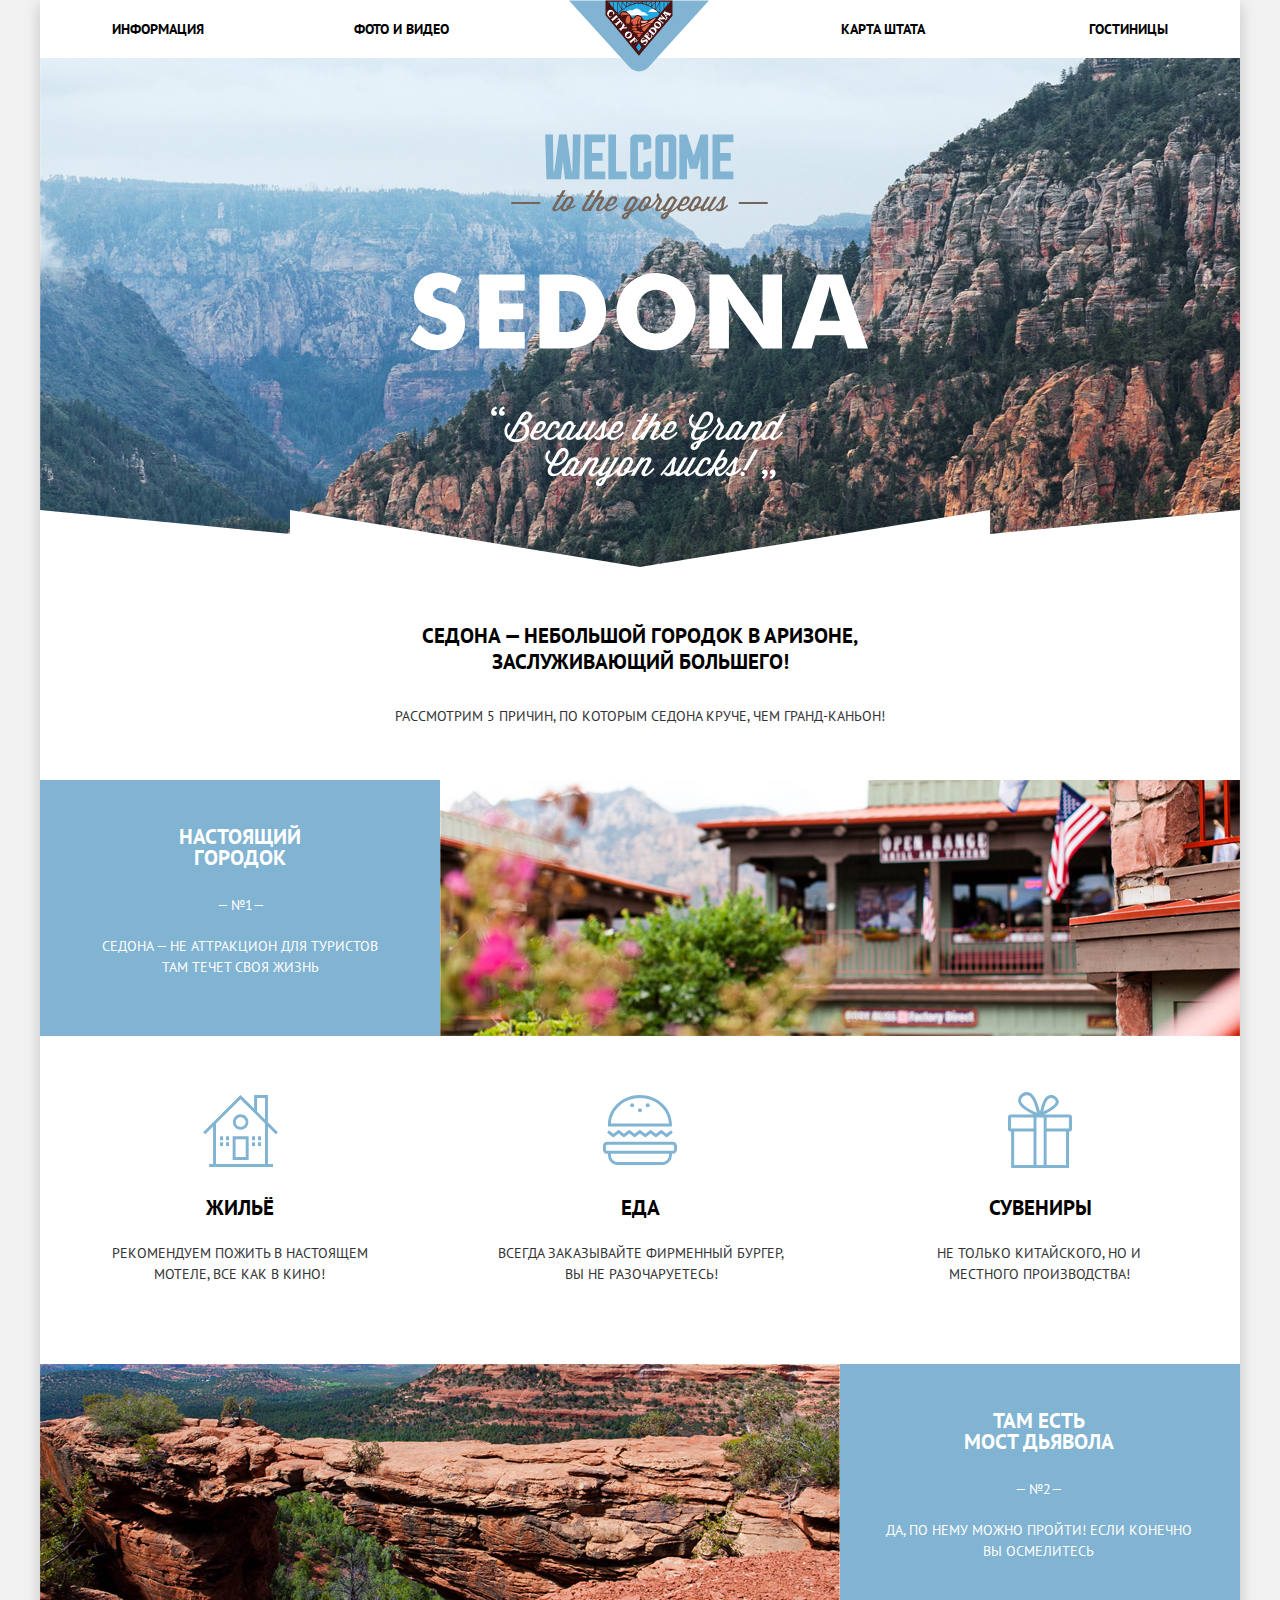
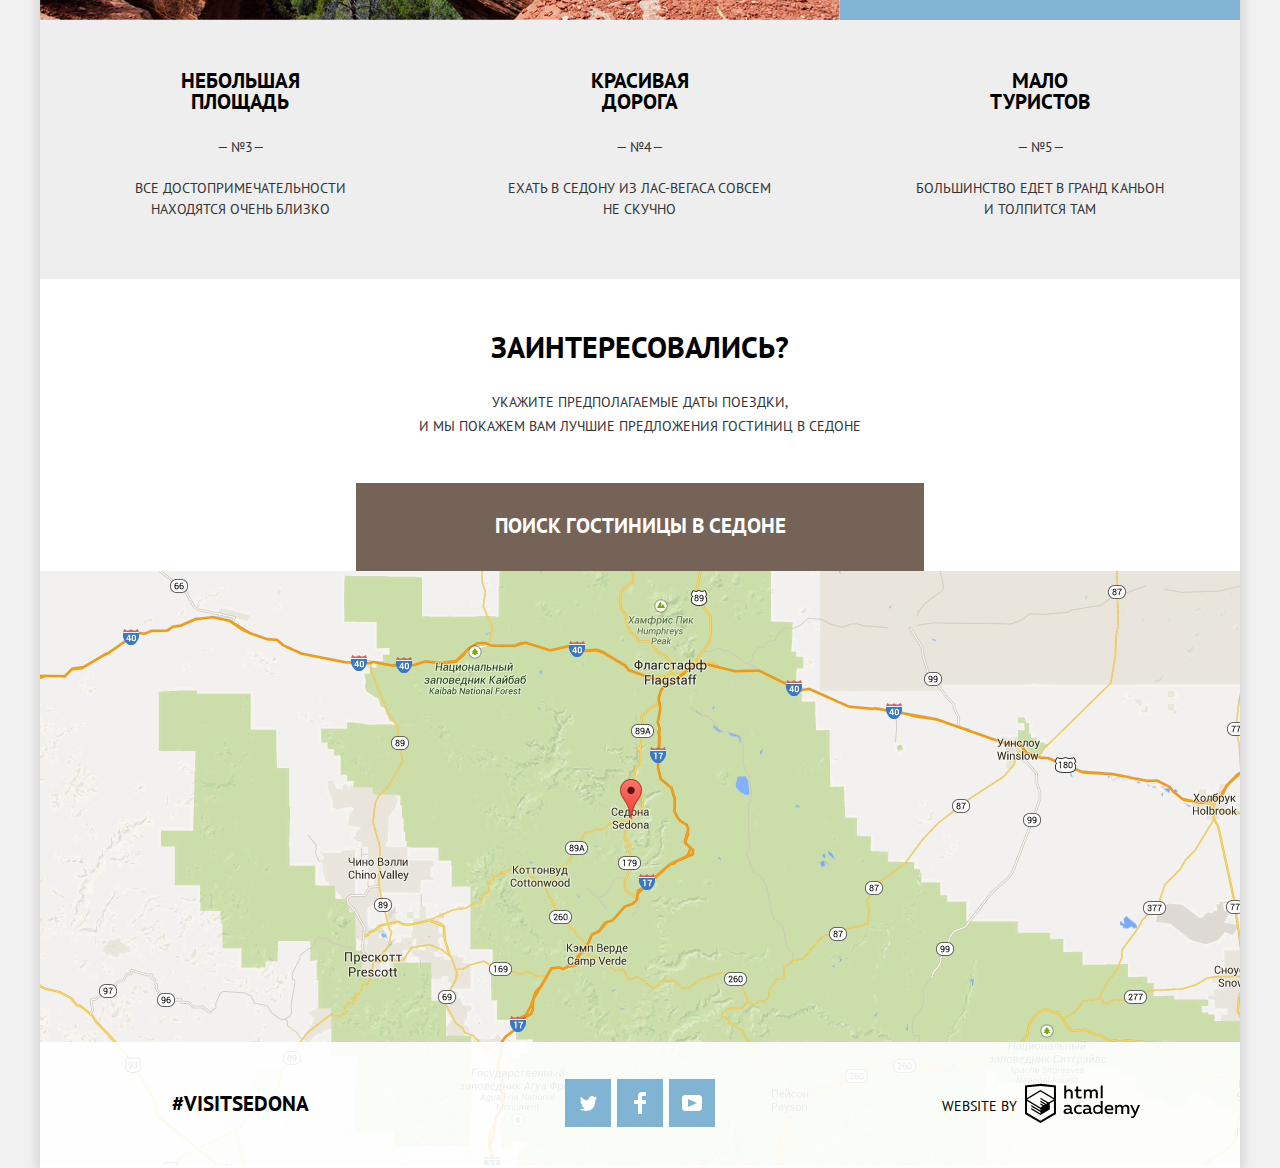
<file: index.html>
<!DOCTYPE html>
<html lang="ru">

<head>
  <meta charset="utf-8">
  <title>HTML Academy: Седона</title>
  <link href="css/normalize.css" rel="stylesheet">
  <link href="css/minimize.css" rel="stylesheet">
  <link href="https://fonts.googleapis.com/css?family=PT+Sans:400,700&display=swap&subset=cyrillic,latin-ext"
    rel="stylesheet">
</head>

<body>
  <header class="header">
    <div class="header-logo">
      <a class="logo">
        <img src="img/logo-sedona.svg" width="140" height="72" alt="Логотип Седона">
      </a>
    </div>
    <nav>
      <ul class="navigation">
        <li>
          <a href="info.html" class="nav-item">Информация</a>
        </li>
        <li>
          <a href="#" class="nav-item">Фото и видео</a>
        </li>
        <li>
          <a href="#" class="nav-item">Карта штата</a>
        </li>
        <li>
          <a href="catalog.html" class="nav-item">Гостиницы</a>
        </li>
      </ul>
    </nav>
  </header>
  <main class="main-index">
    <section class="backphoto">
      <img src="img/intro-welcome.svg" class="welcome" width="459" height="353" alt="Добро пожаловать в Седону!">
    </section>
    <article class="article-index">
      <h1 class="thesis better">
        Седона &mdash; небольшой городок в Аризоне, заслуживающий большего!
      </h1>
      <p class="features lets-see">
        рассмотрим 5 причин, по которым седона круче, чем Гранд-Каньон!
      </p>
      <ol class="list-features">
        <li class="list-features1">
          <div class="real-town">
            <div class="bluestyle bluestyle1">
              <h2 class="thesis feature-title">НАСТОЯЩИЙ ГОРОДОК</h2>
              <p class="features-blue feature-main">
                СЕДОНА &mdash; НЕ АТТРАКЦИОН ДЛЯ ТУРИСТОВ
                ТАМ ТЕЧЕТ СВОЯ ЖИЗНЬ
              </p>
            </div>
            <img src="img/feature-picture.jpg" width="800" class="real-img" height="256" alt="Настоящий городок">
          </div>
          <ul class="little-goods">
            <li class="home">
              <h3 class="thesis">ЖИЛЬЁ</h3>
              <p class="features">
                РЕКОМЕНДУЕМ ПОЖИТЬ В НАСТОЯЩЕМ
                МОТЕЛЕ, ВСЕ КАК В КИНО!
              </p>
            </li>
            <li class="food">
              <h3 class="thesis">ЕДА</h3>
              <p class="features">
                ВСЕГДА ЗАКАЗЫВАЙТЕ ФИРМЕННЫЙ БУРГЕР,
                ВЫ НЕ РАЗОЧАРУЕТЕСЬ!
              </p>
            </li>
            <li class="suvenirs">
              <h3 class="thesis">СУВЕНИРЫ</h3>
              <p class="features">
                НЕ ТОЛЬКО КИТАЙСКОГО, НО И МЕСТНОГО
                ПРОИЗВОДСТВА!
              </p>
            </li>
          </ul>

        </li>
        <li class="list-features2">
          <img src="img/layer-5.jpg" width="800" height="256" alt="Мост Дьявола" class="img1">
          <div class="bluestyle bluestyle2">
            <h2 class="thesis feature-title">
              ТАМ ЕСТЬ<br>МОСТ ДЬЯВОЛА
            </h2>
            <p class="features-blue feature-main">
              ДА, ПО НЕМУ МОЖНО ПРОЙТИ! ЕСЛИ КОНЕЧНО
              ВЫ ОСМЕЛИТЕСЬ
            </p>
          </div>

        </li>
        
        <li class="list-features345">
          <h2 class="thesis feature-title">
            НЕБОЛЬШАЯ ПЛОЩАДЬ
          </h2>
          <p class="features feature-main">
            ВСЕ ДОСТОПРИМЕЧАТЕЛЬНОСТИ НАХОДЯТСЯ ОЧЕНЬ БЛИЗКО
          </p>
        </li>
        <li class="list-features345">
          <h2 class="thesis feature-title">
            КРАСИВАЯ ДОРОГА
          </h2>
          <p class="features feature-main">
            ЕХАТЬ В СЕДОНУ ИЗ ЛАС-ВЕГАСА СОВСЕМ НЕ СКУЧНО
          </p>
        </li>
        <li class="list-features345">
          <h2 class="thesis feature-title">
            МАЛO ТУРИСТОВ
          </h2>
          <p class="features feature-main">
            БОЛЬШИНСТВО ЕДЕТ В ГРАНД КАНЬОН И ТОЛПИТСЯ ТАМ
          </p>
        </li>

      </ol>
    </article>
    <section class="interest-section">
      <p class="intrest">ЗАИНТЕРЕСОВАЛИСЬ?</p>
      <p class="features">
        УКАЖИТЕ ПРЕДПОЛАГАЕМЫЕ ДАТЫ ПОЕЗДКИ,
        <br>
        И МЫ ПОКАЖЕМ ВАМ ЛУЧШИЕ ПРЕДЛОЖЕНИЯ ГОСТИНИЦ В СЕДОНЕ
      </p>
    </section>
    <!--ФОРМА ПОИСКА ОТЕЛЯ-->
    <div class="find-hotel-sedona">
      <button type="button" class="find-title">ПОИСК ГОСТИНИЦЫ В СЕДОНЕ
      </button>
      <div class="form-box">
        <form action="https://echo.htmlacademy.ru" method="post" class="find-hotel js-not">
          <div class="find-hotel-form">
            <p class="hotel-form-item">
              <label for="datein" class="date">ДАТА ЗАЕЗДА:</label>
              <input type="text" id="datein" name="comming" placeholder="24 АПРЕЛЯ 2017" required
                class="field field-date fill">
              <button type="button" class="calender">
                <svg xmlns="http://www.w3.org/2000/svg" width="21" height="22" viewBox="0 0 21 22">
                  <path
                    d="M19.251 2.025h-2.845V.648c0-.381-.294-.689-.656-.689-.363 0-.656.308-.656.689v1.377h-3.938V.648c0-.381-.294-.689-.655-.689-.363 0-.657.308-.657.689v1.377H5.906V.648c0-.381-.294-.689-.656-.689-.363 0-.657.308-.657.689v1.377H1.75C.784 2.025 0 2.847 0 3.862v16.302C0 21.179.784 22 1.75 22h17.501c.966 0 1.749-.821 1.749-1.836V3.862c0-1.015-.783-1.837-1.749-1.837zm.437 18.139a.448.448 0 0 1-.437.459H1.75a.45.45 0 0 1-.438-.459V3.862a.45.45 0 0 1 .438-.459h2.844v1.378c0 .381.294.689.657.689.362 0 .656-.308.656-.689V3.403h3.938v1.378c0 .381.294.689.657.689.361 0 .655-.308.655-.689V3.403h3.938v1.378c0 .381.293.689.656.689.362 0 .656-.308.656-.689V3.403h2.845c.241 0 .437.206.437.459v16.302z" />
                  <path
                    d="M4.594 8.225h2.625v2.066H4.594zM4.594 11.668h2.625v2.067H4.594zM4.594 15.112h2.625v2.066H4.594zM9.188 15.112h2.625v2.066H9.188zM9.188 11.668h2.625v2.067H9.188zM9.188 8.225h2.625v2.066H9.188zM13.781 15.112h2.625v2.066h-2.625zM13.781 11.668h2.625v2.067h-2.625zM13.781 8.225h2.625v2.066h-2.625z" />
                </svg>
                <span class="visually-hidden">Календарь</span>
              </button>
            </p>
            <p class="hotel-form-item">
              <label for="dateon" class="date">ДАТА ВЫЕЗДА:</label>
              <input type="text" id="dateon" name="departure" placeholder="4 ИЮЛЯ 2017" required
                class="field field-date fill">
              <button type="button" class="calender"><svg xmlns="http://www.w3.org/2000/svg" width="21" height="22"
                  viewBox="0 0 21 22">
                  <path
                    d="M19.251 2.025h-2.845V.648c0-.381-.294-.689-.656-.689-.363 0-.656.308-.656.689v1.377h-3.938V.648c0-.381-.294-.689-.655-.689-.363 0-.657.308-.657.689v1.377H5.906V.648c0-.381-.294-.689-.656-.689-.363 0-.657.308-.657.689v1.377H1.75C.784 2.025 0 2.847 0 3.862v16.302C0 21.179.784 22 1.75 22h17.501c.966 0 1.749-.821 1.749-1.836V3.862c0-1.015-.783-1.837-1.749-1.837zm.437 18.139a.448.448 0 0 1-.437.459H1.75a.45.45 0 0 1-.438-.459V3.862a.45.45 0 0 1 .438-.459h2.844v1.378c0 .381.294.689.657.689.362 0 .656-.308.656-.689V3.403h3.938v1.378c0 .381.294.689.657.689.361 0 .655-.308.655-.689V3.403h3.938v1.378c0 .381.293.689.656.689.362 0 .656-.308.656-.689V3.403h2.845c.241 0 .437.206.437.459v16.302z" />
                  <path
                    d="M4.594 8.225h2.625v2.066H4.594zM4.594 11.668h2.625v2.067H4.594zM4.594 15.112h2.625v2.066H4.594zM9.188 15.112h2.625v2.066H9.188zM9.188 11.668h2.625v2.067H9.188zM9.188 8.225h2.625v2.066H9.188zM13.781 15.112h2.625v2.066h-2.625zM13.781 11.668h2.625v2.067h-2.625zM13.781 8.225h2.625v2.066h-2.625z" />
                </svg>
                <span class="visually-hidden">Календарь</span>
              </button>
            </p>
            <p class="hotel-form-item">
              <label for="grounup" class="grounup"> ВЗРОСЛЫЕ:</label>
              <button type="button" class="minus">
                <span class="visually-hidden">Меньше</span>
                —
              </button>
              <input type="text" id="grounup" name="grounup" placeholder="2" required class="field field-max-min fill">
              <button type="button" class="plus">
                <span class="visually-hidden">Больше</span>
                +
              </button>
              <label for="child" class="child">ДЕТИ:</label>
              <button type="button" class="minus">
                <span class="visually-hidden">Меньше</span>
                —
              </button>
              <input id="child" type="text" name="child" placeholder="0" required class="field field-max-min fill">
              <button type="button" class="plus">
                <span class="visually-hidden">Меньше</span>
                +
              </button>
            </p>
            <button type="submit" class="find">НАЙТИ</button>
          </div>
        </form>
      </div>
    </div>
    <section class="img-map">
      <img src="img/map.png" width="1200" height="594" alt="Седона">
      <iframe class="iframe"
        src="https://www.google.com/maps/embed?pb=!1m18!1m12!1m3!1d702706.6898964214!2d-112.79749559004198!3d35.09892684529638!2m3!1f0!2f0!3f0!3m2!1i1024!2i768!4f13.1!3m3!1m2!1s0x0%3A0x0!2zMzTCsDUyJzA5LjgiTiAxMTHCsDQ1JzQxLjQiVw!5e0!3m2!1sru!2sru!4v1570204712510!5m2!1sru!2sru"
        width="1200" height="594" allowfullscreen="">
      </iframe>
    </section>
  </main>
  <footer class="footer footer-index">
    <p class="thesis visitsedona">#VISITSEDONA</p>
    <ul class="media-items">
      <li class="media-list">
        <a href="#" class="media">
          <span class="visually-hidden">Твиттер</span>
          <svg xmlns="http://www.w3.org/2000/svg" xmlns:xlink="http://www.w3.org/1999/xlink" width="17" height="15"
            viewBox="0 0 17 15">
            <path fill="#FFF"
              d="M10.95.144c1.685-.496 2.984.27 3.577 1.179.673-.231 1.331-.481 2.011-.708a2.345 2.345 0 0 1-.857 1.768c.685.17 1.304-.491 1.304-.491-.169 1-1.006 1.788-1.563 2.024-.231 6.75-3.175 11.217-10.077 11.082h-.446c-.41 0-4.164-.46-4.898-1.887 2.271.196 3.893-.422 4.693-1.177-.96-.3-2.679-.477-2.979-2.95.349.106.564.228 1.19.119C1.705 8.247.374 7.53.448 5.33c.285.328 1.067.536 1.34.472C1.085 5.561-.182 2.442.894.85c1.818 1.854 3.735 3.606 7.152 3.773C8.254 2.33 9.183.793 10.95.144z" />
          </svg>
        </a>
      </li>
      <li class="media-list">
        <a href="#" class="media">
          <span class="visually-hidden">Фейсбук</span>
          <svg xmlns="http://www.w3.org/2000/svg" width="12" height="22" viewBox="0 0 12 22">
            <path fill="#FFF" d="M12 4V0H8a4 4 0 0 0-4 4v4H0v4h4v10h4V12h4V8H8V4h4z" />
          </svg>
        </a>
      </li>
      <li class="media-list">
        <a href="#" class="media">
          <span class="visually-hidden">Ютуб</span>
          <svg xmlns="http://www.w3.org/2000/svg" xmlns:xlink="http://www.w3.org/1999/xlink" width="20" height="16"
            viewBox="0 0 20 16">
            <path fill="#FFF"
              d="M17 0H3C1.35 0 0 1.35 0 3v10c0 1.65 1.35 3 3 3h14c1.65 0 3-1.35 3-3V3c0-1.65-1.35-3-3-3zM6.027 11.998V4.002L15.014 8l-8.987 3.998z" />
          </svg>
        </a>
      </li>
    </ul>
    <div class="web-html">
      <p class="web-by">
        WEBSITE BY
      </p>
      <a href="https://htmlacademy.ru/intensive/htmlcss" class="logo-a">
        <svg class="logohtml" id="Layer_1" data-name="Layer 1" xmlns="http://www.w3.org/2000/svg"
          viewBox="0 0 108.08 36.85">
          <title>logo-htmlacademy-small1</title>
          <path
            d="M44.61,26.88a2,2,0,0,0,.55-0.1v1.33a3.25,3.25,0,0,1-1.18.21,1.67,1.67,0,0,1-1.67-1,4.84,4.84,0,0,1-3.14,1.08c-1.51,0-2.91-.83-2.91-2.55,0-2.13,2-2.79,3.71-2.79a11.08,11.08,0,0,1,2.17.25v-0.3c0-1-.76-1.77-2.19-1.77a7.42,7.42,0,0,0-3,.64v-1.7a10.21,10.21,0,0,1,3.19-.55c2.36,0,3.81,1.12,3.81,3.65v3a0.54,0.54,0,0,0,.49.59h0.17Zm-6.44-1.13A1.35,1.35,0,0,0,39.63,27h0.11a3.39,3.39,0,0,0,2.41-1V24.58a9.72,9.72,0,0,0-1.81-.21c-1,0-2.16.33-2.16,1.38h0Zm12.36-6.11a5,5,0,0,1,2.57.64V22a4.08,4.08,0,0,0-2.3-.7,2.75,2.75,0,1,0,0,5.49,5,5,0,0,0,2.43-.64v1.71a6.27,6.27,0,0,1-2.76.57A4.21,4.21,0,0,1,46,24.51q0-.21,0-0.41a4.32,4.32,0,0,1,4.18-4.46h0.38Zm12.17,7.24a2,2,0,0,0,.55-0.1v1.33a3.25,3.25,0,0,1-1.18.21,1.67,1.67,0,0,1-1.67-1,4.84,4.84,0,0,1-3.14,1.08c-1.51,0-2.91-.83-2.91-2.55,0-2.13,2-2.79,3.71-2.79a11.08,11.08,0,0,1,2.17.25v-0.3c0-1-.76-1.77-2.19-1.77a7.42,7.42,0,0,0-3,.64v-1.7a10.21,10.21,0,0,1,3.19-.55c2.36,0,3.81,1.12,3.81,3.65v3a0.54,0.54,0,0,0,.49.59h0.17Zm-6.44-1.13A1.35,1.35,0,0,0,57.73,27h0.11a3.39,3.39,0,0,0,2.41-1V24.58a9.72,9.72,0,0,0-1.81-.21c-1.06,0-2.16.33-2.16,1.38h0ZM73,16V28.2H71.35V26.88a3.88,3.88,0,0,1-3.19,1.54,4.4,4.4,0,0,1,0-8.78,3.81,3.81,0,0,1,3,1.3V16H73Zm-4.53,5.22a2.76,2.76,0,1,0,0,5.52A2.86,2.86,0,0,0,71.15,25V23A2.91,2.91,0,0,0,68.49,21.27ZM79,19.64c3.31,0,4.46,2.68,3.92,5.09H76.7c0.21,1.5,1.67,2.11,3.19,2.11a6.11,6.11,0,0,0,2.64-.59v1.6a7.14,7.14,0,0,1-3,.57C77,28.42,74.78,27,74.78,24a4.18,4.18,0,0,1,4-4.39H79Zm0.09,1.54a2.28,2.28,0,0,0-2.44,2.1v0.06H81.3A2,2,0,0,0,79.13,21.18Zm5.73,7V19.87h1.65v1a3.81,3.81,0,0,1,2.78-1.27A2.86,2.86,0,0,1,91.89,21a4.12,4.12,0,0,1,2.91-1.33A3.06,3.06,0,0,1,98,23V28.2h-1.9V23.05a1.59,1.59,0,0,0-1.42-1.75H94.42a2.8,2.8,0,0,0-2.07,1.12V28.2h-1.9V23.05A1.59,1.59,0,0,0,89,21.31H88.8a3,3,0,0,0-2.21,1.29v5.63H84.86Zm21.31-8.33h1.9l-3.91,9.46c-0.9,2.17-2.09,2.86-3.35,2.86a4.76,4.76,0,0,1-1.1-.14V30.46a2.86,2.86,0,0,0,.85.12c0.9,0,1.58-.64,2.07-1.9l0.17-.42-4-8.4h2l2.86,6.29ZM38.73,1.46V6.22a3.81,3.81,0,0,1,2.7-1.14,3.25,3.25,0,0,1,3.44,3.4v5.15H43V8.72a1.81,1.81,0,0,0-1.61-2h-0.3a2.93,2.93,0,0,0-2.32,1.39v5.52h-1.9V1.46h1.9ZM49.94,2.31v3h3V6.91h-3v3.81c0,1.1.5,1.46,1.58,1.46a4.49,4.49,0,0,0,1.69-.33v1.6A6.8,6.8,0,0,1,51,13.8a2.55,2.55,0,0,1-2.86-2.74V6.89H46.58V5.26h1.5V2.74Zm5.4,11.31V5.28H57v1A3.81,3.81,0,0,1,59.77,5a2.86,2.86,0,0,1,2.6,1.33A4.12,4.12,0,0,1,65.28,5,3.06,3.06,0,0,1,68.44,8.4v5.21h-1.9V8.46a1.59,1.59,0,0,0-1.42-1.75H64.89a2.8,2.8,0,0,0-2.07,1.12v5.78h-1.9V8.46A1.59,1.59,0,0,0,59.5,6.71H59.27A3,3,0,0,0,57.06,8v5.63H55.34ZM71.17,1.45H73V13.6H71.17V1.45ZM14.71,0H14.55L0,1.54V28.21l14.55,8.66,14.55-8.66V1.54Zm12.5,27.1L14.55,34.64,1.9,27.12V16.18l12.59,7.5V25L5.86,19.9v1.31l8.68,5.21v1.39L5.87,22.65V24l8.68,5.21,8.75-5.24V18.31L27.2,16V27.12Zm0-12.53-3.48,2-1.6,1L14.51,13v1.31L21,18.23H21l-0.14.09-1,.54-5.37-3.2V17l4.24,2.52-1,.67-3.2-1.9v1.31l2.1,1.24L14.5,22.1,2,14.65,14.51,7.11Zm0-1.32L14.49,5.76,1.91,13.25v-10L14.56,1.92,27.21,3.25v10h0Z"
            transform="translate(0 -0.02)" fill="#231f20" />
        </svg>
      </a>
    </div>
  </footer>
  <script src="js/miniscript.js"></script>
</body>

</html>
</file>
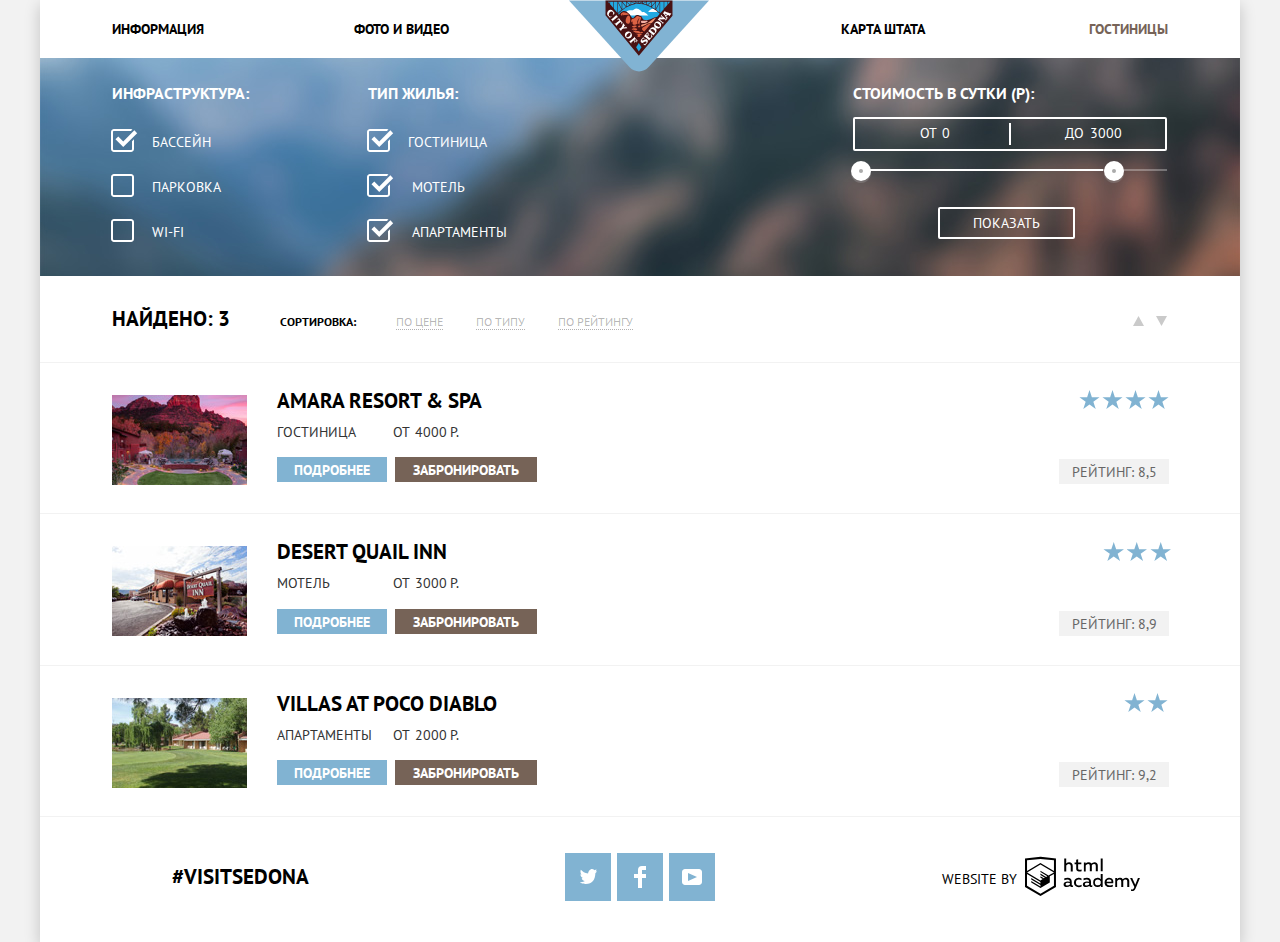
<file: catalog.html>
<!DOCTYPE html>
<html lang="ru">

<head>
  <meta charset="utf-8">
  <title>HTML Academy: Седона</title>
  <link href="css/normalize.css" rel="stylesheet">
  <link href="css/minimize.css" rel="stylesheet">
  <link href="https://fonts.googleapis.com/css?family=PT+Sans:400,700&display=swap&subset=cyrillic,latin-ext"
    rel="stylesheet">
</head>

<body>
  <header class="header">
    <div class="header-logo">
      <a href="index.html" class="logo">
        <img src="img/logo-sedona.svg" width="140" height="72" alt="Логотип Седона">
      </a>
    </div>
    <nav>
      <ul class="navigation">
        <li>
          <a href="info.html" class="nav-item">Информация</a>
        </li>
        <li>
          <a href="#" class="nav-item">Фото и видео</a>
        </li>
        <li>
          <a href="#" class="nav-item">Карта штата</a>
        </li>
        <li>
          <a href="#" class="nav-item-current">Гостиницы</a>
        </li>
      </ul>
    </nav>
  </header>
  <main>
    <section>
      <form action="https://echo.htmlacademy.ru" method="post" class="filters">
        <fieldset>
          <legend class="legend">ИНФРАСТРУКТУРА:</legend>
          <p class="checkbox"><input type="checkbox" name="waterpool" value="waterpool" checked id="pool"
              class="filter-checkbox">
            <label for="pool" class="label-checkbox">БАССЕЙН </label>
          </p>
          <p class="checkbox"><input type="checkbox" name="parking" value="parking" id="parking"
              class="filter-checkbox">
            <label for="parking" class="label-checkbox">ПАРКОВКА </label>
          </p>
          <p class="checkbox"><input type="checkbox" name="wi-fi" value="wi-fi" id="wi-fi" class="filter-checkbox">
            <label for="wi-fi" class="label-checkbox">WI-FI </label>
          </p>
        </fieldset>
        <fieldset>
          <legend class="legend">ТИП ЖИЛЬЯ:</legend>
          <p class="checkbox">
            <input type="checkbox" name="typelive" value="hotel" checked id="hot" class="filter-checkbox">
            <label for="hot" class="label-checkbox">ГОСТИНИЦА </label>
          </p>
          <p class="checkbox">
            <input type="checkbox" name="typelive" value="motel" checked id="mot" class="filter-checkbox">
            <label for="mot" class="label-checkbox"> МОТЕЛЬ</label>
          </p>
          <p class="checkbox">
            <input type="checkbox" name="typelive" value="aparthment" checked id="ap" class="filter-checkbox">
            <label for="ap" class="label-checkbox"> АПАРТАМЕНТЫ</label>
          </p>
        </fieldset>
        <fieldset class="price-range-filter">
          <legend class="price-range-title  legend">
            СТОИМОСТЬ В СУТКИ (Р):
          </legend>
          <div class="price-control">
            <label class="price-min">ОТ
              <input type="text" name="price-min" value="0">
            </label>
            <label class="price-max">ДО
              <input type="text" name="price-max" value="3000">
            </label>
          </div>
          <div class="range-control">
            <div class="scale">
              <div class="rod"></div>
              <button type="button" class="range-scroll scroll-min">
                <svg xmlns="http://www.w3.org/2000/svg" width="20" height="23" viewBox="0 0 20 23">
                  <path opacity=".3" fill="#ABABAB"
                    d="M10 20C4.477 20 0 15.522 0 10v2c0 5.522 4.477 10 10 10 5.522 0 10-4.478 10-10v-2c0 5.522-4.478 10-10 10z" />
                  <circle fill="#FFF" cx="10" cy="10" r="10" />
                  <circle fill="#ABABAB" cx="10" cy="10" r="2" />
                </svg>
                <span class="visually-hidden">Меньше</span>
              </button>
              <button type="button" class="range-scroll scroll-max">
                <svg xmlns="http://www.w3.org/2000/svg" width="20" height="23" viewBox="0 0 20 23">
                  <path opacity=".3" fill="#ABABAB"
                    d="M10 20C4.477 20 0 15.522 0 10v2c0 5.522 4.477 10 10 10 5.522 0 10-4.478 10-10v-2c0 5.522-4.478 10-10 10z" />
                  <circle fill="#FFF" cx="10" cy="10" r="10" />
                  <circle fill="#ABABAB" cx="10" cy="10" r="2" />
                </svg>
                <span class="visually-hidden">Больше</span>
              </button>
            </div>
            <button class="show-me" type="submit">ПОКАЗАТЬ</button>
          </div>

        </fieldset>
      </form>
    </section>
    <div class="sort-find">
      <span class="we-find"> НАЙДЕНО: 3</span>
      <h3 class="sort-title">СОРТИРОВКА:</h3>
      <ul class="sort">
        <li>
          <a href="#"> ПО ЦЕНЕ </a>
        </li>
        <li>
          <a href="#"> ПО ТИПУ </a>
        </li>
        <li>
          <a href="#"> ПО РЕЙТИНГУ </a>
        </li>
      </ul>
      <div class="up-down">
        <a href="#" class="up-down-button">
          <svg xmlns="http://www.w3.org/2000/svg" width="11" height="10" viewBox="0 0 11 10" class="tir">
            <path fill="#231F20" d="M5.5 0L0 10h11z" />
          </svg>
          <span class="visually-hidden">Вверх</span>
        </a>
        <a href="#" class="up-down-button">
          <svg xmlns="http://www.w3.org/2000/svg" width="11" height="10" viewBox="0 0 11 10" class="tir">
            <path fill="#231F20" d="M5.5 10L0 0h11" />
          </svg>
          <span class="visually-hidden">Вниз</span>
        </a>
      </div>
    </div>
    <h1 hidden>Список гостиниц</h1>
    <ul class="choice-hotel">
      <li class="hotel">
        <img src="img/hotel-picture(2).jpg" width="135" height="90" alt="AMARA RESORT & SPA" class="hotel-img">
        <div class="hotel-detail">
          <h2 class="head-name-hotel">
            <a href="#" class="name-hotel"> AMARA RESORT & SPA
            </a>
          </h2>
          <p class="features hotel-inf">
            <span class="place">ГОСТИНИЦА</span> ОТ <span class="price">4000
            </span>р.
          </p>
          <div class="hotel-buttons">
            <a href="#" class="detail">ПОДРОБНЕЕ</a>
            <a href="#" class="book">ЗАБРОНИРОВАТЬ</a>
          </div>
        </div>
        <span class="features stars star1"> рейтинг: 8,5
          <span class="visually-hidden">четыре звезды
          </span>
        </span>
      </li>
      <li class="hotel">
        <img src="img/hotel-picture(3).jpg" width="135" height="90" alt="DESERT QUAIL INN" class="hotel-img">
        <div class="hotel-detail">
          <h2 class="head-name-hotel">
            <a href="#" class="name-hotel"> DESERT QUAIL INN
            </a>
          </h2>
          <p class="features hotel-inf">
            <span class="place">МОТЕЛЬ</span> ОТ <span class="price">3000</span>р.
          </p>
          <div class="hotel-buttons">
            <a href="#" class="detail">ПОДРОБНЕЕ</a>
            <a href="#" class="book">ЗАБРОНИРОВАТЬ</a>
          </div>
        </div>
        <span class="features stars star2"> рейтинг: 8,9
          <span class="visually-hidden">три звезды</span>
        </span>
      </li>
      <li class="hotel">
        <img src="img/hotel-picture.jpg" width="135" height="90" alt="VILLAS AT POCO DIABLO" class="hotel-img">
        <div class="hotel-detail">
          <h2 class="head-name-hotel">
            <a href="#" class="name-hotel"> VILLAS AT POCO DIABLO
            </a>
          </h2>
          <p class="features hotel-inf">
            <span class="place">АПАРТАМЕНТЫ</span> ОТ <span class="price">2000</span>р.
          </p>
          <div class="hotel-buttons">
            <a href="#" class="detail">ПОДРОБНЕЕ</a>
            <a href="#" class="book">ЗАБРОНИРОВАТЬ</a>
          </div>
        </div>
        <span class="features stars star3"> рейтинг: 9,2
          <span class="visually-hidden">две звезды</span>
        </span>
      </li>
    </ul>
  </main>
  <footer class="footer footer-catalog">
    <p class="thesis visitsedona">#VISITSEDONA</p>
    <ul class="media-items">
      <li class="media-list">
        <a href="#" class="media">
          <span class="visually-hidden">Твиттер</span>
          <svg xmlns="http://www.w3.org/2000/svg" xmlns:xlink="http://www.w3.org/1999/xlink" width="17" height="15"
            viewBox="0 0 17 15">
            <path fill="#FFF"
              d="M10.95.144c1.685-.496 2.984.27 3.577 1.179.673-.231 1.331-.481 2.011-.708a2.345 2.345 0 0 1-.857 1.768c.685.17 1.304-.491 1.304-.491-.169 1-1.006 1.788-1.563 2.024-.231 6.75-3.175 11.217-10.077 11.082h-.446c-.41 0-4.164-.46-4.898-1.887 2.271.196 3.893-.422 4.693-1.177-.96-.3-2.679-.477-2.979-2.95.349.106.564.228 1.19.119C1.705 8.247.374 7.53.448 5.33c.285.328 1.067.536 1.34.472C1.085 5.561-.182 2.442.894.85c1.818 1.854 3.735 3.606 7.152 3.773C8.254 2.33 9.183.793 10.95.144z" />
          </svg>
        </a>
      </li>
      <li class="media-list">
        <a href="#" class="media">
          <span class="visually-hidden">Фейсбук</span>
          <svg xmlns="http://www.w3.org/2000/svg" width="12" height="22" viewBox="0 0 12 22">
            <path fill="#FFF" d="M12 4V0H8a4 4 0 0 0-4 4v4H0v4h4v10h4V12h4V8H8V4h4z" />
          </svg>
        </a>
      </li>
      <li class="media-list">
        <a href="#" class="media">
          <span class="visually-hidden">Ютуб</span>
          <svg xmlns="http://www.w3.org/2000/svg" xmlns:xlink="http://www.w3.org/1999/xlink" width="20" height="16"
            viewBox="0 0 20 16">
            <path fill="#FFF"
              d="M17 0H3C1.35 0 0 1.35 0 3v10c0 1.65 1.35 3 3 3h14c1.65 0 3-1.35 3-3V3c0-1.65-1.35-3-3-3zM6.027 11.998V4.002L15.014 8l-8.987 3.998z" />
          </svg>
        </a>
      </li>
    </ul>
    <div class="web-html">
      <p class="web-by">
        WEBSITE BY
      </p>
      <a href="https://htmlacademy.ru/intensive/htmlcss" class="logo-a">
        <svg class="logohtml" id="Layer_1" data-name="Layer 1" xmlns="http://www.w3.org/2000/svg"
          viewBox="0 0 108.08 36.85">
          <title>
            logo-htmlacademy-small1
          </title>
          <path
            d="M44.61,26.88a2,2,0,0,0,.55-0.1v1.33a3.25,3.25,0,0,1-1.18.21,1.67,1.67,0,0,1-1.67-1,4.84,4.84,0,0,1-3.14,1.08c-1.51,0-2.91-.83-2.91-2.55,0-2.13,2-2.79,3.71-2.79a11.08,11.08,0,0,1,2.17.25v-0.3c0-1-.76-1.77-2.19-1.77a7.42,7.42,0,0,0-3,.64v-1.7a10.21,10.21,0,0,1,3.19-.55c2.36,0,3.81,1.12,3.81,3.65v3a0.54,0.54,0,0,0,.49.59h0.17Zm-6.44-1.13A1.35,1.35,0,0,0,39.63,27h0.11a3.39,3.39,0,0,0,2.41-1V24.58a9.72,9.72,0,0,0-1.81-.21c-1,0-2.16.33-2.16,1.38h0Zm12.36-6.11a5,5,0,0,1,2.57.64V22a4.08,4.08,0,0,0-2.3-.7,2.75,2.75,0,1,0,0,5.49,5,5,0,0,0,2.43-.64v1.71a6.27,6.27,0,0,1-2.76.57A4.21,4.21,0,0,1,46,24.51q0-.21,0-0.41a4.32,4.32,0,0,1,4.18-4.46h0.38Zm12.17,7.24a2,2,0,0,0,.55-0.1v1.33a3.25,3.25,0,0,1-1.18.21,1.67,1.67,0,0,1-1.67-1,4.84,4.84,0,0,1-3.14,1.08c-1.51,0-2.91-.83-2.91-2.55,0-2.13,2-2.79,3.71-2.79a11.08,11.08,0,0,1,2.17.25v-0.3c0-1-.76-1.77-2.19-1.77a7.42,7.42,0,0,0-3,.64v-1.7a10.21,10.21,0,0,1,3.19-.55c2.36,0,3.81,1.12,3.81,3.65v3a0.54,0.54,0,0,0,.49.59h0.17Zm-6.44-1.13A1.35,1.35,0,0,0,57.73,27h0.11a3.39,3.39,0,0,0,2.41-1V24.58a9.72,9.72,0,0,0-1.81-.21c-1.06,0-2.16.33-2.16,1.38h0ZM73,16V28.2H71.35V26.88a3.88,3.88,0,0,1-3.19,1.54,4.4,4.4,0,0,1,0-8.78,3.81,3.81,0,0,1,3,1.3V16H73Zm-4.53,5.22a2.76,2.76,0,1,0,0,5.52A2.86,2.86,0,0,0,71.15,25V23A2.91,2.91,0,0,0,68.49,21.27ZM79,19.64c3.31,0,4.46,2.68,3.92,5.09H76.7c0.21,1.5,1.67,2.11,3.19,2.11a6.11,6.11,0,0,0,2.64-.59v1.6a7.14,7.14,0,0,1-3,.57C77,28.42,74.78,27,74.78,24a4.18,4.18,0,0,1,4-4.39H79Zm0.09,1.54a2.28,2.28,0,0,0-2.44,2.1v0.06H81.3A2,2,0,0,0,79.13,21.18Zm5.73,7V19.87h1.65v1a3.81,3.81,0,0,1,2.78-1.27A2.86,2.86,0,0,1,91.89,21a4.12,4.12,0,0,1,2.91-1.33A3.06,3.06,0,0,1,98,23V28.2h-1.9V23.05a1.59,1.59,0,0,0-1.42-1.75H94.42a2.8,2.8,0,0,0-2.07,1.12V28.2h-1.9V23.05A1.59,1.59,0,0,0,89,21.31H88.8a3,3,0,0,0-2.21,1.29v5.63H84.86Zm21.31-8.33h1.9l-3.91,9.46c-0.9,2.17-2.09,2.86-3.35,2.86a4.76,4.76,0,0,1-1.1-.14V30.46a2.86,2.86,0,0,0,.85.12c0.9,0,1.58-.64,2.07-1.9l0.17-.42-4-8.4h2l2.86,6.29ZM38.73,1.46V6.22a3.81,3.81,0,0,1,2.7-1.14,3.25,3.25,0,0,1,3.44,3.4v5.15H43V8.72a1.81,1.81,0,0,0-1.61-2h-0.3a2.93,2.93,0,0,0-2.32,1.39v5.52h-1.9V1.46h1.9ZM49.94,2.31v3h3V6.91h-3v3.81c0,1.1.5,1.46,1.58,1.46a4.49,4.49,0,0,0,1.69-.33v1.6A6.8,6.8,0,0,1,51,13.8a2.55,2.55,0,0,1-2.86-2.74V6.89H46.58V5.26h1.5V2.74Zm5.4,11.31V5.28H57v1A3.81,3.81,0,0,1,59.77,5a2.86,2.86,0,0,1,2.6,1.33A4.12,4.12,0,0,1,65.28,5,3.06,3.06,0,0,1,68.44,8.4v5.21h-1.9V8.46a1.59,1.59,0,0,0-1.42-1.75H64.89a2.8,2.8,0,0,0-2.07,1.12v5.78h-1.9V8.46A1.59,1.59,0,0,0,59.5,6.71H59.27A3,3,0,0,0,57.06,8v5.63H55.34ZM71.17,1.45H73V13.6H71.17V1.45ZM14.71,0H14.55L0,1.54V28.21l14.55,8.66,14.55-8.66V1.54Zm12.5,27.1L14.55,34.64,1.9,27.12V16.18l12.59,7.5V25L5.86,19.9v1.31l8.68,5.21v1.39L5.87,22.65V24l8.68,5.21,8.75-5.24V18.31L27.2,16V27.12Zm0-12.53-3.48,2-1.6,1L14.51,13v1.31L21,18.23H21l-0.14.09-1,.54-5.37-3.2V17l4.24,2.52-1,.67-3.2-1.9v1.31l2.1,1.24L14.5,22.1,2,14.65,14.51,7.11Zm0-1.32L14.49,5.76,1.91,13.25v-10L14.56,1.92,27.21,3.25v10h0Z"
            transform="translate(0 -0.02)" fill="#231f20" />
        </svg>
      </a>
    </div>
  </footer>
</body>

</html>
</file>
<file: css/minimize.css>
body{font-family:"PT Sans","Arial",sans-serif;text-transform:uppercase;color:#000000;background-color:#ffffff;margin-left:40px;margin-right:40px;min-width:1200px;box-shadow:0 5px 15px 0 rgba(0,1,1,0.2)}.navigation{text-decoration:none;font-size:14px;font-weight:bold;line-height:26px;letter-spacing:normal;list-style:none}.nav-item{line-height:26px;font-family:inherit;font-weight:700}.nav-item-current{color:#766357;text-decoration:none}.nav-item:not(.nav-item-current){text-decoration:none;color:#000000}.nav-item:hover:not(.nav-item-current){color:#81b3d2}.nav-item:active:not(.nav-item-current){color:rgba(0,0,0,0.3)}.features{font-size:14px;color:#333333;text-align:center}.features-blue{font-size:14px;color:#ffffff;text-align:center;line-height:21px}.thesis{font-size:21px;font-weight:bold;text-align:center;line-height:21px;margin-bottom:0}.bluestyle{color:#ffffff;background-color:#81b3d2}.list-features{list-style:none}.find-title{font-size:21px;font-weight:bold;text-decoration:none;font-weight:bold;color:#ffffff;padding-bottom:33px;padding-top:31px;background-color:#766357;min-width:568px;border:none}.find-title:hover{background-color:#604e43}.find-title:active{color:rgba(255,255,255,0.3);background-color:#503e33}.find{font-size:21px;text-decoration:none;font-weight:bold;color:#ffffff;background-color:#81b3d2;transition:all 0.5s linear}.find:hover{background-color:#669ec0}.find:active{color:rgba(255,255,255,0.3);background-color:#5496bd}.find-hotel:not(.find){font-size:14px;font-weight:bold}.intrest{font-size:30px;font-weight:bold;text-align:center;line-height:36px;margin-bottom:25px}.book{display:inline-block;vertical-align:top;min-height:20px;width:142px;font-size:14px;text-decoration:none;font-weight:bold;background-color:#766357;color:#ffffff;margin-right:0;text-align:center;margin-top:15px;padding-top:5px}.book:hover{background-color:#604e43}.book:active{color:rgba(255,255,255,0.3);background-color:#503e33}.detail{display:inline-block;vertical-align:top;width:110px;min-height:20px;margin-right:4px;font-size:14px;text-decoration:none;font-weight:bold;color:#ffffff;text-align:center;background-color:#81b3d2;padding-top:5px;margin-top:15px}.detail:hover{background-color:#669ec0}.detail:active{color:rgba(255,255,255,0.3);background-color:#5496bd}.filters{background-color:#604e43;background-image:url(../img/filter-background.jpg);background-repeat:no-repeat;background-position-y:-300px}.show-me{font-weight:normal;font-size:14px;color:#ffffff;display:block;margin-top:36px;margin-left:85px;padding:6px 33px;background:transparent;border:2px solid #ffffff;border-radius:2px;transition:all 0.5s ease}.name-hotel{font-size:21px;font-weight:bold;line-height:26px;color:#000000;text-decoration:none;text-align:left}.name-hotel:hover{color:#81b3d2}.name-hotel:active{color:rgba(0,0,0,0.3)}.we-find{min-width:117px;font-size:21px;font-weight:bold;color:#000000;margin-top:29px;margin-right:50px;padding-top:2px}.sort{list-style:none}.sort-title{font-size:12px}.sort a{font-family:inherit;font-size:12px;color:rgba(0,0,0,0.3);text-decoration:none;border-bottom:dotted;border-width:1px}.sort a:visited{border-bottom:none;color:#81b3d2}.sort a:hover{color:#81b3d2}.sort a:active{border-bottom:none;color:#000000}.star1::after{position:absolute;content:"";width:90px;height:19px;background-image:url("../img/star.svg");background-size:21px 19px;background-repeat:space;bottom:75px;left:20px}.star2::after{position:absolute;content:"";width:68px;height:19px;background-image:url("../img/star.svg");background-size:21px 19px;background-repeat:space;bottom:75px;left:44px}.star3::after{position:absolute;content:"";width:44px;height:19px;background-image:url("../img/star.svg");background-size:21px 19px;background-repeat:space;bottom:75px;right:1px}.choice-hotel{list-style:none}.little-goods{list-style:none;background-color:#ffffff;color:#333333;font-size:12px}.little-goods h3{font-size:21px;font-weight:bold;color:#000000}.field:hover{background-color:#ebebeb}.field:focus{background-color:#ffffff}.list-features{counter-reset:heading}.feature-main::before{counter-increment:heading;content:"— №" counter(heading) "—";display:block;margin-bottom:20px;margin-top:13px}html{background-color:#f2f2f2}body{width:1200px;margin-left:auto;margin-right:auto}.header{min-width:1200px;margin:0;padding:0}.navigation{display:flex;padding:0;margin:0;justify-content:center}.head-navigavion{padding:0;margin:0}.navigation{margin-left:72px;margin-right:72px}.navigation li{width:239px;padding-top:16px;padding-bottom:16px}.navigation li:first-child{text-align:left}.navigation li:nth-child(2){margin-right:98px;text-align:left;margin-left:5px}.navigation li:nth-child(3){text-align:right;margin-right:6px}.navigation li:last-child{text-align:right}.welcome{margin-top:76px;margin-left:370px;margin-right:370px;margin-bottom:62px}.backphoto{position:relative;width:1200px;background-color:#4e768f;background-image:url(../img/background-photo.jpg);background-position-y:-86px;z-index:1;min-height:509px}.list-features{display:flex;flex-wrap:wrap;margin:0;padding:0}.list-features1 div:first-child{display:flex}.little-goods{width:1200px;display:flex;flex-wrap:wrap;margin:0;padding:0;margin-top:56px;margin-bottom:65px}.little-goods li{width:400px;box-sizing:border-box;margin:0;padding:0;display:flex;flex-direction:column;align-items:center}.bluestyle{display:flex;flex-direction:column}.list-features2{display:flex}.footer{display:flex;width:1200px;padding:0;align-items:baseline;align-content:center;padding-top:10px;padding-bottom:25px}.filters{display:flex;width:1200px;align-items:flex-start}.filters fieldset{margin-top:20px;margin-bottom:23px;border:none}.filters fieldset:nth-child(2){margin-right:244px}.filters fieldset:first-child{margin-left:60px;margin-right:93px}.sort-find{display:flex;align-items:baseline;margin-left:72px;margin-bottom:17px}.sort{display:flex;align-items:baseline;margin-right:500px}.sort li:nth-child(2){margin-right:33px;margin-left:33px}.choice-hotel{min-width:1200px;padding:0;margin:0}.filters{padding:0;margin:0}.hotel-detail{display:flex;flex-direction:column;margin-right:522px}.visually-hidden{position:absolute;width:1px;height:1px;margin:-1px;border:0;padding:0;clip:rect(0 0 0 0);overflow:hidden}.hotel{display:flex;width:1200px;margin:0;padding:0;border-top:#f2f2f2 solid 1px}.hotel:last-child{border-bottom:#f2f2f2 solid 1px}.hotel-img{margin-left:72px;margin-top:32px;margin-right:30px}.head-name-hotel{margin:0;margin-bottom:10px}.stars{background-color:#f2f2f2;width:110px;min-height:20px;padding-top:5px;position:relative;align-self:flex-end;margin-bottom:29px}.media-items{display:flex;flex-wrap:wrap;justify-content:center;width:400px;list-style:none;padding:0}.media-items .media-list:nth-child(2n){margin-left:6px;margin-right:6px}.media{display:flex;align-items:center;justify-content:center;width:46px;height:48px;background-color:#81b3d2}.media:hover{background-color:#669ec0}.media:active{color:rgba(255,255,255,0.3);background-color:#5496bd}.media:active svg{opacity:0.5}.header-logo{position:relative;margin:0;padding:0;z-index:2}.logo{position:absolute;z-index:2;left:529px}.article-index{margin:0;padding:0}.main-index{margin:0;padding:0}.better{font-family:inherit;line-height:1.24;margin-bottom:28px;margin-top:56px;padding-right:380px;padding-left:380px}.lets-see{margin-bottom:51px;line-height:1.86}.list-features345{width:400px;padding-top:32px;padding-bottom:45px;background-color:#eeeeee}.find-hotel-form{display:flex;border:none;flex-wrap:wrap;justify-content:center}.field-date{padding-left:14px;margin-left:20px;padding-top:12px;padding-bottom:10px;width:331px}.calender{position:relative;right:35px}.hotel-form-item{display:flex;border:none}.find-hotel-sedona{position:relative;margin-left:auto;margin-right:auto;width:568px;padding:0;border:none;z-index:2}.find-hotel{position:absolute;background-color:#ffffff;border:none;box-shadow:0 7px 15px 0 rgba(0,1,1,0.15);width:568px;display:none;-webkit-transform:translateY(-100%);transform:translateY(-100%)}.find-hotel.js-not{-webkit-transform:translateY(0);transform:translateY(0);display:block}.find{min-width:458px;-ms-grid-row-align:center;align-self:center;border:none;padding-bottom:22px;padding-top:14px;margin-bottom:52px;margin-top:43px}.hotel-form-item input{border:none}.hotel-form-item button{border:none}.hotel-form-item:first-child{-ms-grid-row-align:center;align-self:center}.hotel-form-item:nth-child(2n){-ms-grid-row-align:center;align-self:center}.web-by{padding:0;text-align:center;font-family:inherit;line-height:26px;font-size:14px;margin-right:8px}.visitsedona{width:400px}.price-range-filter{color:#ffffff;width:314px;margin-top:31px;padding-left:88px}.price-range-title{font-weight:bold;font-size:16px;margin-bottom:9px}.price-control{height:30px;border:2px solid #ffffff;border-radius:2px;margin-bottom:18px;font-size:0;position:relative}.price-control::after{content:"";position:absolute;background-color:#ffffff;width:2px;height:22px;top:50%;left:50%;-webkit-transform:translate(-50%,-50%);transform:translate(-50%,-50%)}.price-control label{display:inline-block;vertical-align:top;cursor:pointer;font-size:14px;line-height:21px;vertical-align:top}.price-control .price-min{width:90px;padding-left:65px;padding-top:3px}.price-control .price-max{width:90px;padding-left:55px;padding-top:3px}.price-control input{margin:0;width:50px;background:none;border:none;font:inherit;color:#ffffff}.range-control{position:relative}.range-control .scale{height:2px;background:rgba(255,255,255,0.3)}.range-control .rod{background:#ffffff;width:250px;height:2px}.range-scroll{border:none;background:none;width:20px;height:20px;position:absolute;top:-9px;transition:all 0.5s ease;cursor:pointer}.range-scroll:hover{-webkit-transform:scale(1.1);transform:scale(1.1)}.scroll-min{left:-8px}.scroll-max{left:245px}.stars{font-family:inherit;color:#666666;font-size:14px}.show-me:hover{background-color:#ffffff;color:#000000}.logohtml path{fill:inherit;stroke:inherit;stroke-width:inherit}.logohtml{width:115px;height:41px;transition:all 0.5s ease;margin-top:4px}.logohtml:hover{fill:#81b3d2}.logohtml:active{fill:#bdbbbc}.calender{background:transparent;fill:#cacaca}.calender:hover{fill:#000000}.calender:active{fill:#81b3d2}.find-hotel input{background-color:#f2f2f2}.find-hotel input::-moz-placeholder{font-weight:bold;font-size:14px;color:#000000;text-align:left;opacity:1;font-family:inherit}.find-hotel input::-ms-input-placeholder{font-weight:bold;font-size:14px;color:#000000;text-align:left;opacity:1;font-family:inherit}.find-hotel input::-webkit-input-placeholder{font-weight:bold;font-size:14px;color:#000000;text-align:left;opacity:1;font-family:inherit}.find-hotel input:-ms-input-placeholder{font-weight:bold;font-size:14px;color:#000000;text-align:left;opacity:1;font-family:inherit}.find-hotel input::placeholder{font-weight:bold;font-size:14px;color:#000000;text-align:left;opacity:1;font-family:inherit}.date{padding-top:11px;margin-left:35px}.grounup{margin-right:41px;padding-top:12px}.child{margin-right:27px;margin-left:57px;padding-top:13px}.field-max-min{width:22px}.plus{background:#f2f2f2;min-width:38px;font-weight:bold;color:#cacaca;font-size:20px}.plus:hover{color:#000000}.plus:active{color:#81b3d2}.minus{background:#f2f2f2;min-width:38px;font-weight:bold;color:#cacaca;font-size:20px}.minus:hover{color:#000000}.minus:active{color:#81b3d2}.hotel-form-item:first-child{margin-top:54px}.footer-index{position:relative;margin-top:-126px;background-color:rgba(255,255,255,0.9);z-index:2;padding-top:21px}.up-down{margin-right:70px}.tir path{fill:inherit;stroke:inherit;stroke-width:inherit}.tir{fill:#cacaca}.tir:hover{fill:#000000}.tir:active{fill:#81b3d2}.hotel-price{display:flex}.backphoto::after{position:absolute;content:"";width:1200px;height:59px;background-image:url("../img/intro-mask.svg");background-size:1200px 59px;background-repeat:no-repeat;bottom:-2px;left:0}.filter-checkbox{position:absolute;width:1px;height:1px;margin:-1px;border:0;padding:0;clip:rect(0 0 0 0);overflow:hidden}.label-checkbox::before{content:"";display:inline-block;position:relative;width:27px;height:27px;background-image:url("../img/checkbox-off.svg");background-repeat:no-repeat;right:14px;bottom:-9.5px;margin-left:13px}.filter-checkbox:checked + .label-checkbox::before{background-image:url("../img/checkbox-on.svg")}.filter-checkbox:disabled + .label-checkbox::before{background-image:url("../img/checkbox-offdis.svg")}.filter-checkbox:checked:disabled + .label-checkbox::before{background-image:url("../img/checkbox-ondis.svg")}.filter-checkbox:focus + label::before{outline:2px dotted #669ec0}.bluestyle1{padding-top:28px;padding-bottom:40px;padding-left:60px;padding-right:60px}.bluestyle1 h2{padding:0px 50px}.bluestyle2{padding-top:28px;padding-bottom:40px;padding-left:40px;padding-right:43px}@-webkit-keyframes go-go{to{-webkit-transform:translateY(0);transform:translateY(0)}}@keyframes go-go{to{-webkit-transform:translateY(0);transform:translateY(0)}}.show-must-go-on{display:block;-webkit-animation-name:go-go;animation-name:go-go;-webkit-animation-duration:2s;animation-duration:2s;-webkit-animation-fill-mode:both;animation-fill-mode:both}.img-map{padding:0;margin:0;position:relative;z-index:1}.iframe{position:absolute;left:0;top:0;border:0}.form-box{width:568px;min-height:395px;position:absolute;overflow:hidden}.suvenirs h3{margin-top:29px;margin-bottom:11px}.home h3{margin-top:30px;margin-bottom:11px}.food h3{margin-top:32px;margin-bottom:11px}.home p{max-width:calc(100% - 130px);padding-left:65px;padding-right:66px;line-height:21px}.food p{max-width:calc(100% - 100px);padding-left:52px;padding-right:50px;line-height:21px}.suvenirs p{max-width:calc(100% - 100px);padding-left:61px;padding-right:63px;line-height:21px}.list-features345 h2{margin-bottom:25px}.list-features345 p{line-height:21px}.interest-section{margin-top:50px}.interest-section .features{line-height:24px;margin:0;margin-bottom:45px}.field-max-min{position:relative;z-index:1;padding-left:12px;padding-top:12px;padding-bottom:10px}.web-html{display:flex;margin-left:102px}.home::before{content:"";width:75px;height:72px;background-image:url("../img/icon-1.svg");margin-top:3px}.food::before{content:"";width:74px;height:70px;background-image:url("../img/icon-3.svg");margin-top:3px}.suvenirs::before{content:"";width:64px;height:76px;background-image:url("../img/icon-2.svg")}.list-features345:nth-child(1n) p{padding-left:93px;padding-right:93px}.list-features345:nth-child(2n) p{padding-left:65px;padding-right:66px}.list-features345:last-child p{padding-left:76px;padding-right:76px}.list-features345:nth-child(1n) h2{padding:0px 90px}.list-features345:nth-child(2n) h2{padding:0px 120px}.list-features345:last-child h2{padding:0px 120px}.legend{font-size:16px;font-weight:bold;color:#ffffff;padding-top:6px}.checkbox{margin:0;margin-top:12px}.label-checkbox{font-family:"PT Sans","Arial",sans-serif;color:#ffffff;font-size:14px;line-height:21px}.hotel-buttons{padding:0px;padding-top:2px}.hotel-inf{display:flex;padding:0;margin:0}.place{width:110px;text-align:left;margin-right:6px}.price{margin-right:3px;margin-left:5px}.hotel-detail{margin-top:23px;margin-bottom:31px}.footer-catalog{margin-top:10px}.real-town{width:1200px}.real-img{width:800px}.bluestyle1{width:400px;box-sizing:border-box}.bluestyle2{width:400px;box-sizing:border-box}.price-max{font-weight:normal}.price-min{font-weight:normal}.fill{font-family:inherit;font-size:14px;font-weight:bold;text-transform:uppercase;border:none}.up-down-button:first-child{margin-right:8px;text-decoration:none}@-webkit-keyframes shake{0%,100%{-webkit-transform:translateX(0);transform:translateX(0)}10%,30%,50%,70%,90%{-webkit-transform:translateX(-10px);transform:translateX(-10px)}20%,40%,60%,80%{-webkit-transform:translateX(10px);transform:translateX(10px)}}@keyframes shake{0%,100%{-webkit-transform:translateX(0);transform:translateX(0)}10%,30%,50%,70%,90%{-webkit-transform:translateX(-10px);transform:translateX(-10px)}20%,40%,60%,80%{-webkit-transform:translateX(10px);transform:translateX(10px)}}.error{-webkit-animation:shake 0.6s;animation:shake 0.6s}
</file>
